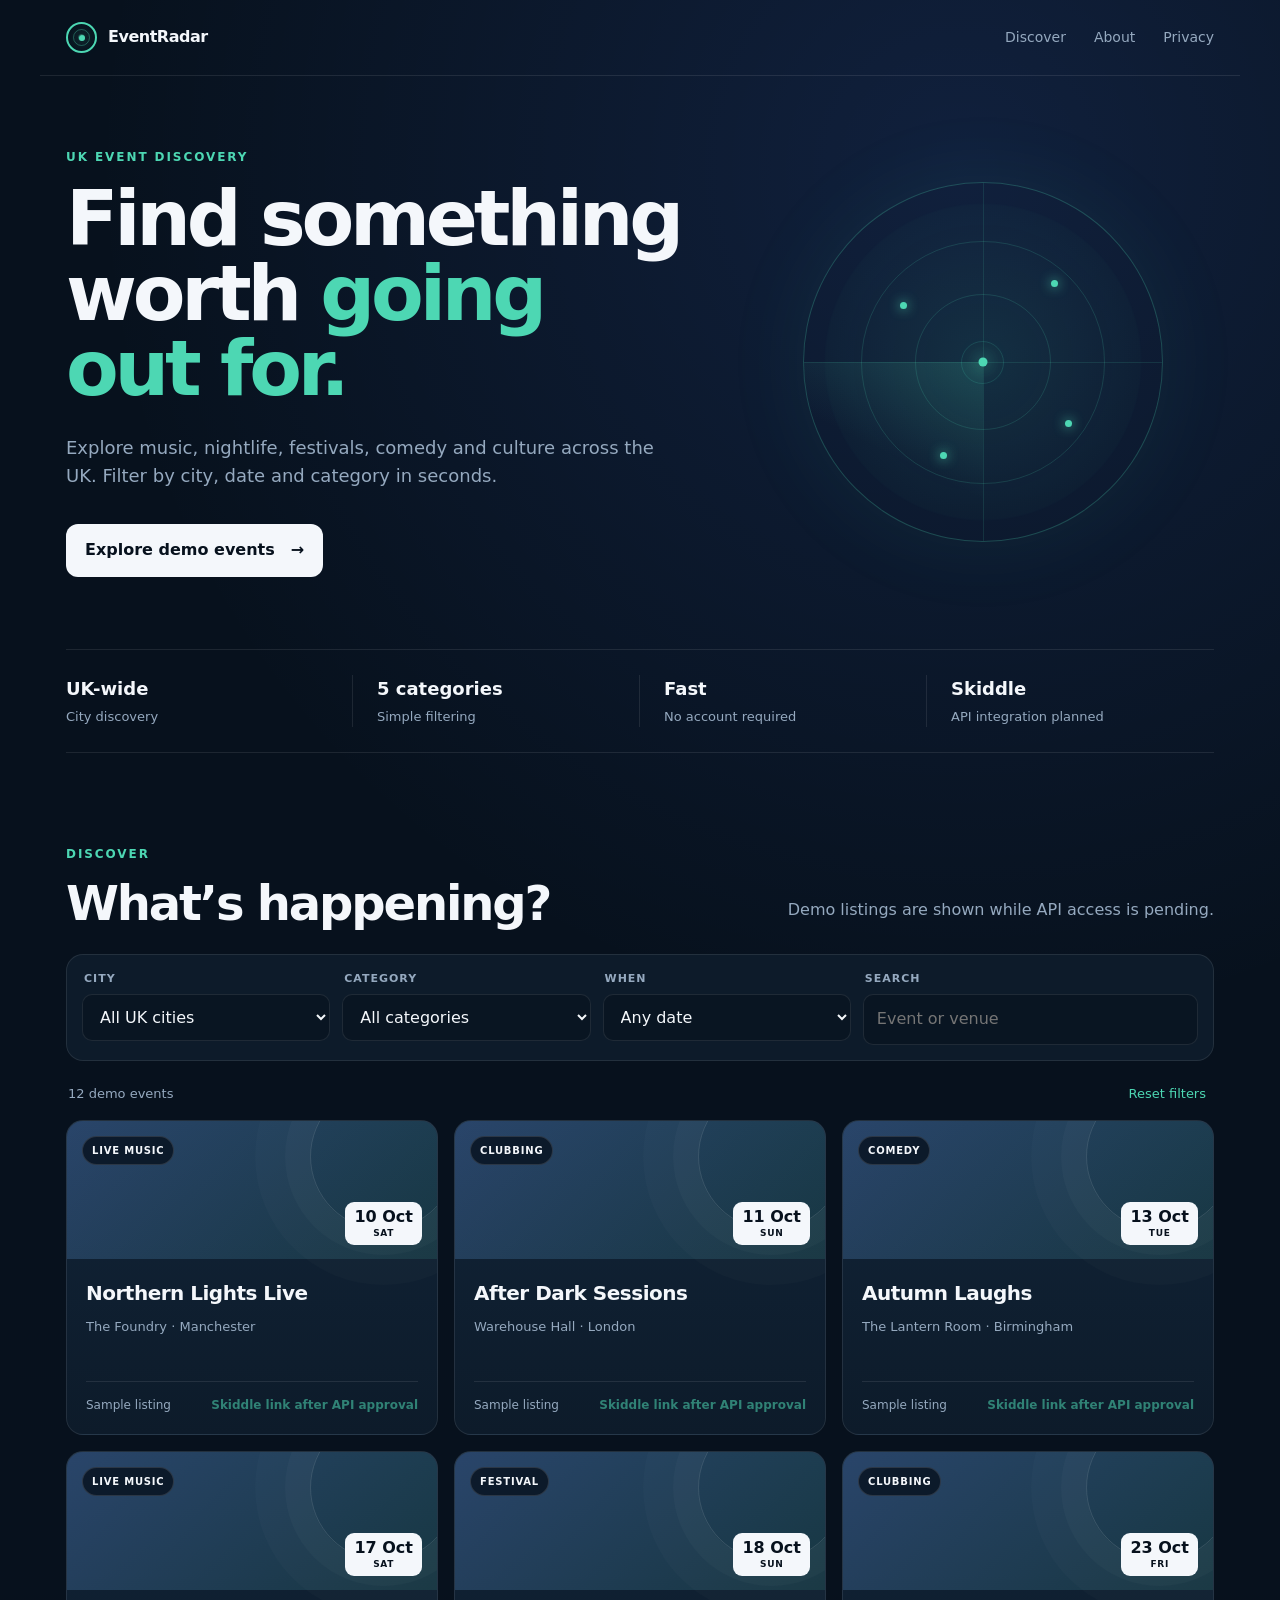
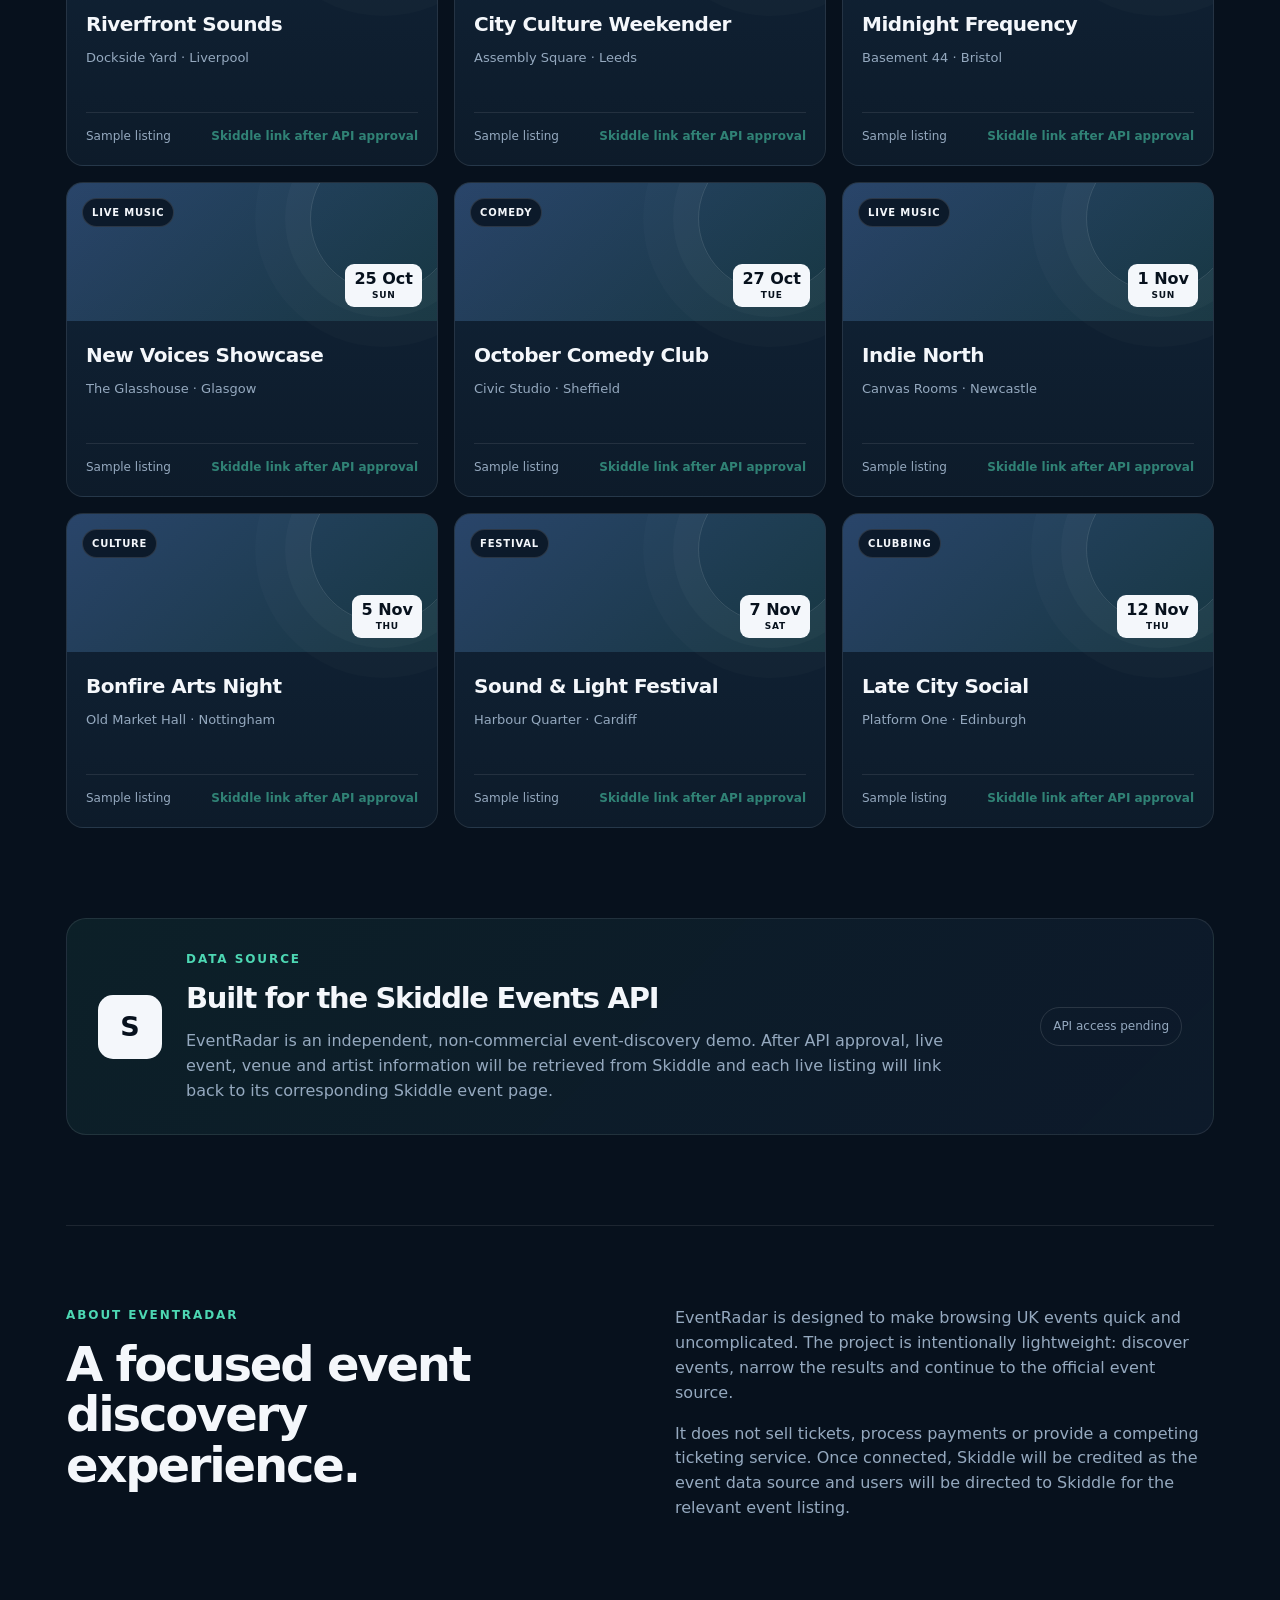
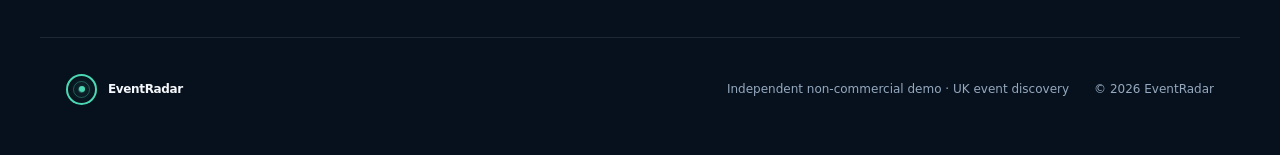
<file: index.html>
<!doctype html>
<html lang="en">
<head>
  <meta charset="utf-8" />
  <meta name="viewport" content="width=device-width, initial-scale=1" />
  <meta name="description" content="EventRadar is a lightweight UK event discovery demo for finding music, nightlife, festival, comedy and culture events by city, date and category." />
  <meta name="theme-color" content="#08111f" />
  <title>EventRadar — Discover events across the UK</title>
  <link rel="icon" href="favicon.svg" type="image/svg+xml" />
  <link rel="stylesheet" href="styles.css" />
</head>
<body>
  <header class="site-header">
    <a class="brand" href="#top" aria-label="EventRadar home">
      <span class="brand-mark" aria-hidden="true"><span></span></span>
      <span>EventRadar</span>
    </a>
    <nav aria-label="Primary navigation">
      <a href="#discover">Discover</a>
      <a href="#about">About</a>
      <a href="privacy.html">Privacy</a>
    </nav>
  </header>

  <main id="top">
    <section class="hero" aria-labelledby="hero-title">
      <div class="hero-copy">
        <p class="eyebrow">UK EVENT DISCOVERY</p>
        <h1 id="hero-title">Find something worth <span>going out for.</span></h1>
        <p class="hero-text">Explore music, nightlife, festivals, comedy and culture across the UK. Filter by city, date and category in seconds.</p>
        <a class="primary-button" href="#discover">Explore demo events <span aria-hidden="true">→</span></a>
      </div>
      <div class="radar-wrap" aria-hidden="true">
        <div class="radar">
          <div class="ring ring-1"></div>
          <div class="ring ring-2"></div>
          <div class="ring ring-3"></div>
          <div class="sweep"></div>
          <span class="blip b1"></span>
          <span class="blip b2"></span>
          <span class="blip b3"></span>
          <span class="blip b4"></span>
          <div class="radar-core"></div>
        </div>
      </div>
    </section>

    <section class="stats" aria-label="Project features">
      <div><strong>UK-wide</strong><span>City discovery</span></div>
      <div><strong>5 categories</strong><span>Simple filtering</span></div>
      <div><strong>Fast</strong><span>No account required</span></div>
      <div><strong>Skiddle</strong><span>API integration planned</span></div>
    </section>

    <section class="discover-section" id="discover" aria-labelledby="discover-title">
      <div class="section-heading">
        <div>
          <p class="eyebrow">DISCOVER</p>
          <h2 id="discover-title">What’s happening?</h2>
        </div>
        <p>Demo listings are shown while API access is pending.</p>
      </div>

      <form class="filter-panel" id="filters" autocomplete="off">
        <label>
          <span>City</span>
          <select id="cityFilter">
            <option value="all">All UK cities</option>
          </select>
        </label>
        <label>
          <span>Category</span>
          <select id="categoryFilter">
            <option value="all">All categories</option>
          </select>
        </label>
        <label>
          <span>When</span>
          <select id="dateFilter">
            <option value="all">Any date</option>
            <option value="7">Next 7 days</option>
            <option value="30">Next 30 days</option>
          </select>
        </label>
        <label class="search-field">
          <span>Search</span>
          <input id="searchFilter" type="search" placeholder="Event or venue" />
        </label>
      </form>

      <div class="results-bar">
        <span id="resultCount">0 demo events</span>
        <button class="text-button" id="resetFilters" type="button">Reset filters</button>
      </div>

      <div class="event-grid" id="eventGrid" aria-live="polite"></div>

      <div class="empty-state" id="emptyState" hidden>
        <h3>No demo events match those filters.</h3>
        <p>Try another city, category or date range.</p>
      </div>
    </section>

    <section class="source-card" aria-label="Data source">
      <div class="source-icon" aria-hidden="true">S</div>
      <div>
        <p class="eyebrow">DATA SOURCE</p>
        <h2>Built for the Skiddle Events API</h2>
        <p>EventRadar is an independent, non-commercial event-discovery demo. After API approval, live event, venue and artist information will be retrieved from Skiddle and each live listing will link back to its corresponding Skiddle event page.</p>
      </div>
      <span class="api-status">API access pending</span>
    </section>

    <section class="about-section" id="about">
      <div>
        <p class="eyebrow">ABOUT EVENTRADAR</p>
        <h2>A focused event discovery experience.</h2>
      </div>
      <div class="about-copy">
        <p>EventRadar is designed to make browsing UK events quick and uncomplicated. The project is intentionally lightweight: discover events, narrow the results and continue to the official event source.</p>
        <p>It does not sell tickets, process payments or provide a competing ticketing service. Once connected, Skiddle will be credited as the event data source and users will be directed to Skiddle for the relevant event listing.</p>
      </div>
    </section>
  </main>

  <footer>
    <div class="brand footer-brand">
      <span class="brand-mark" aria-hidden="true"><span></span></span>
      <span>EventRadar</span>
    </div>
    <p>Independent non-commercial demo · UK event discovery</p>
    <p>© <span id="year"></span> EventRadar</p>
  </footer>

  <script src="app.js"></script>
</body>
</html>
</file>
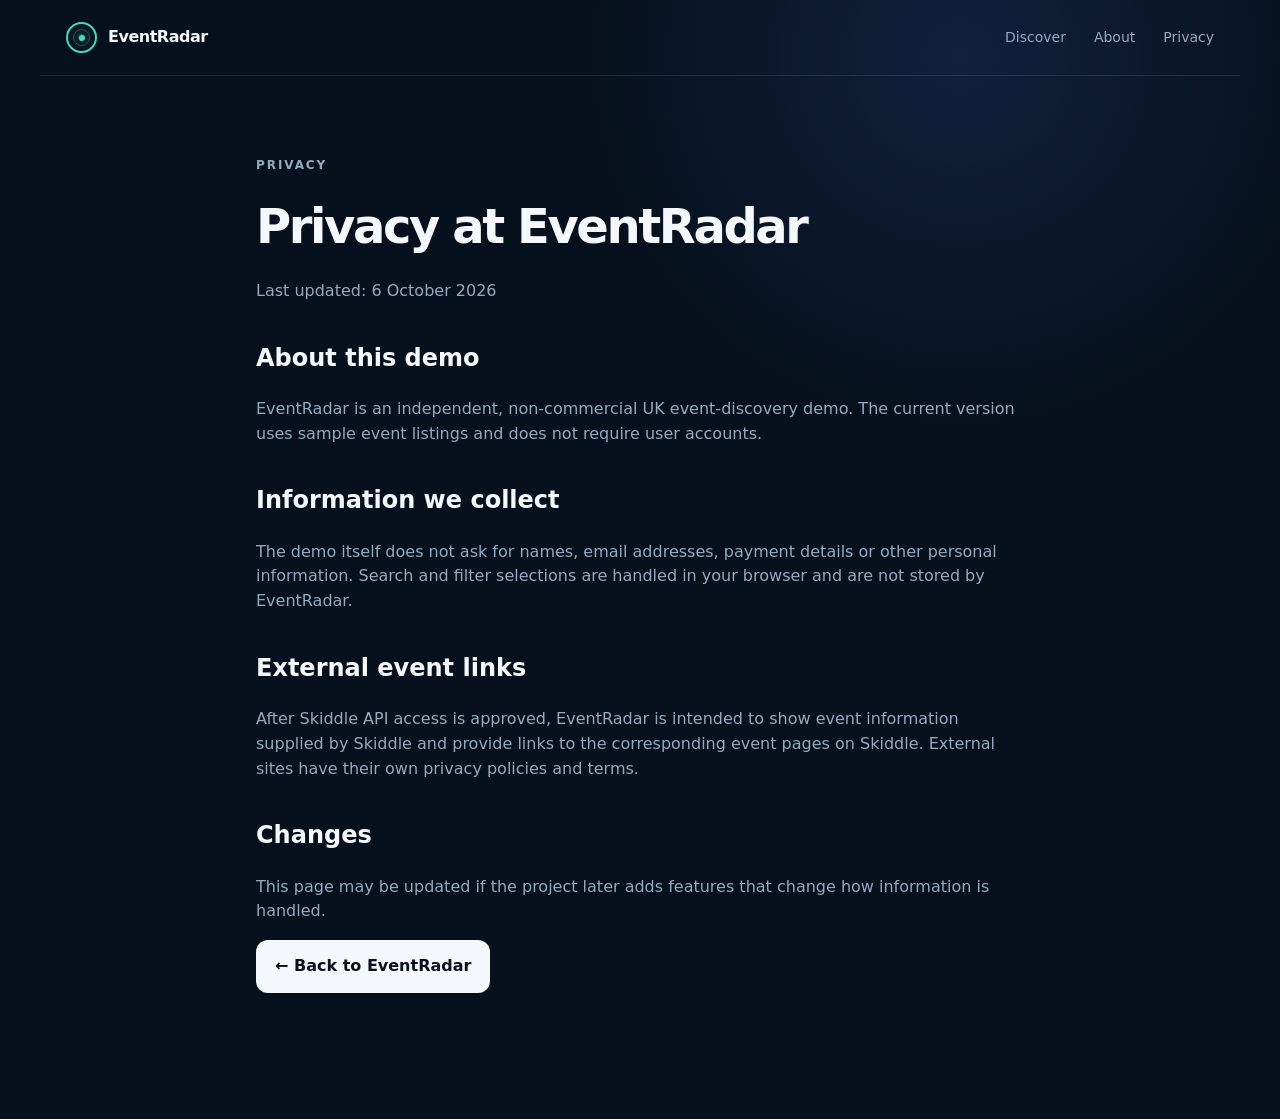
<file: privacy.html>
<!doctype html><html lang="en"><head><meta charset="utf-8"><meta name="viewport" content="width=device-width,initial-scale=1"><meta name="description" content="EventRadar privacy information."><title>Privacy — EventRadar</title><link rel="icon" href="favicon.svg" type="image/svg+xml"><link rel="stylesheet" href="styles.css"></head><body><header class="site-header"><a class="brand" href="index.html"><span class="brand-mark" aria-hidden="true"><span></span></span><span>EventRadar</span></a><nav><a href="index.html#discover">Discover</a><a href="index.html#about">About</a><a href="privacy.html">Privacy</a></nav></header><main class="legal"><p class="eyebrow">PRIVACY</p><h1>Privacy at EventRadar</h1><p>Last updated: 6 October 2026</p><h2>About this demo</h2><p>EventRadar is an independent, non-commercial UK event-discovery demo. The current version uses sample event listings and does not require user accounts.</p><h2>Information we collect</h2><p>The demo itself does not ask for names, email addresses, payment details or other personal information. Search and filter selections are handled in your browser and are not stored by EventRadar.</p><h2>External event links</h2><p>After Skiddle API access is approved, EventRadar is intended to show event information supplied by Skiddle and provide links to the corresponding event pages on Skiddle. External sites have their own privacy policies and terms.</p><h2>Changes</h2><p>This page may be updated if the project later adds features that change how information is handled.</p><p><a class="primary-button" href="index.html">← Back to EventRadar</a></p></main></body></html>
</file>
<file: styles.css>
:root{--bg:#07111d;--panel:#0d1b2a;--panel2:#112438;--text:#f4f7fb;--muted:#95a9bf;--line:rgba(255,255,255,.09);--accent:#4dd7b3;--accent2:#72a7ff;--shadow:0 24px 70px rgba(0,0,0,.26)}
*{box-sizing:border-box}html{scroll-behavior:smooth}body{margin:0;background:radial-gradient(circle at 75% 5%,rgba(74,125,255,.14),transparent 26%),var(--bg);color:var(--text);font-family:Inter,ui-sans-serif,system-ui,-apple-system,BlinkMacSystemFont,"Segoe UI",sans-serif;line-height:1.55}
a{color:inherit;text-decoration:none}button,input,select{font:inherit}.site-header{height:76px;max-width:1200px;margin:auto;padding:0 26px;display:flex;align-items:center;justify-content:space-between;border-bottom:1px solid var(--line)}
.brand{display:flex;align-items:center;gap:11px;font-weight:800;letter-spacing:-.03em}.brand-mark{width:31px;height:31px;border:2px solid var(--accent);border-radius:50%;display:grid;place-items:center;position:relative}.brand-mark:before,.brand-mark:after{content:"";position:absolute;border:1px solid rgba(77,215,179,.35);border-radius:50%}.brand-mark:before{inset:5px}.brand-mark:after{inset:10px}.brand-mark span{width:6px;height:6px;background:var(--accent);border-radius:50%;box-shadow:0 0 14px var(--accent)}
nav{display:flex;gap:28px;color:var(--muted);font-size:14px}nav a:hover{color:var(--text)}
main{max-width:1200px;margin:auto;padding:0 26px}.hero{min-height:570px;display:grid;grid-template-columns:1.15fr .85fr;align-items:center;gap:60px;padding:72px 0}.eyebrow{margin:0 0 14px;color:var(--accent);font-size:12px;font-weight:800;letter-spacing:.16em}.hero h1{font-size:clamp(48px,6vw,78px);line-height:.98;letter-spacing:-.055em;margin:0;max-width:760px}.hero h1 span{color:var(--accent)}.hero-text{max-width:620px;color:var(--muted);font-size:18px;margin:28px 0 34px}.primary-button{display:inline-flex;align-items:center;gap:16px;background:var(--text);color:#07111d;padding:14px 19px;border-radius:12px;font-weight:800}.primary-button:hover{transform:translateY(-1px)}
.radar-wrap{display:grid;place-items:center}.radar{width:min(360px,76vw);aspect-ratio:1;border-radius:50%;position:relative;overflow:hidden;background:radial-gradient(circle,rgba(77,215,179,.1),rgba(77,215,179,.025) 62%,transparent 63%);border:1px solid rgba(77,215,179,.26);box-shadow:0 0 90px rgba(77,215,179,.07)}.ring{position:absolute;border:1px solid rgba(77,215,179,.16);border-radius:50%;inset:16%}.ring-2{inset:31%}.ring-3{inset:44%}.radar:before,.radar:after{content:"";position:absolute;background:rgba(77,215,179,.13)}.radar:before{left:50%;top:0;bottom:0;width:1px}.radar:after{top:50%;left:0;right:0;height:1px}.sweep{position:absolute;inset:50% 50% 0 0;transform-origin:100% 0;background:linear-gradient(26deg,transparent 48%,rgba(77,215,179,.16));animation:sweep 5s linear infinite}.radar-core{position:absolute;left:50%;top:50%;width:9px;height:9px;background:var(--accent);border-radius:50%;transform:translate(-50%,-50%);box-shadow:0 0 18px var(--accent)}.blip{position:absolute;width:7px;height:7px;background:var(--accent);border-radius:50%;box-shadow:0 0 12px var(--accent)}.b1{left:27%;top:33%}.b2{left:69%;top:27%}.b3{left:73%;top:66%}.b4{left:38%;top:75%}@keyframes sweep{to{transform:rotate(360deg)}}
.stats{display:grid;grid-template-columns:repeat(4,1fr);border-top:1px solid var(--line);border-bottom:1px solid var(--line);padding:25px 0;margin-bottom:92px}.stats div{padding:0 24px;border-right:1px solid var(--line)}.stats div:first-child{padding-left:0}.stats div:last-child{border:0}.stats strong,.stats span{display:block}.stats strong{font-size:18px}.stats span{font-size:13px;color:var(--muted);margin-top:4px}
.discover-section{padding:0 0 90px}.section-heading{display:flex;align-items:end;justify-content:space-between;margin-bottom:26px}.section-heading h2,.source-card h2,.about-section h2{font-size:clamp(32px,4vw,48px);letter-spacing:-.045em;line-height:1.05;margin:0}.section-heading>p{color:var(--muted);margin:0 0 5px}.filter-panel{display:grid;grid-template-columns:1fr 1fr 1fr 1.35fr;gap:12px;background:var(--panel);border:1px solid var(--line);padding:15px;border-radius:17px}.filter-panel label span{display:block;color:var(--muted);font-size:11px;font-weight:700;text-transform:uppercase;letter-spacing:.09em;margin:0 0 7px 2px}.filter-panel select,.filter-panel input{width:100%;border:1px solid var(--line);border-radius:10px;background:#091522;color:var(--text);padding:12px 13px;outline:none}.filter-panel select:focus,.filter-panel input:focus{border-color:rgba(77,215,179,.55)}
.results-bar{display:flex;justify-content:space-between;align-items:center;margin:22px 2px 15px;color:var(--muted);font-size:13px}.text-button{border:0;background:none;color:var(--accent);cursor:pointer}.event-grid{display:grid;grid-template-columns:repeat(3,1fr);gap:16px}.event-card{background:linear-gradient(180deg,var(--panel2),var(--panel));border:1px solid var(--line);border-radius:17px;overflow:hidden;min-height:315px;display:flex;flex-direction:column;transition:.2s ease}.event-card:hover{transform:translateY(-3px);border-color:rgba(255,255,255,.17);box-shadow:var(--shadow)}.event-art{height:138px;position:relative;background:linear-gradient(135deg,rgba(114,167,255,.25),rgba(77,215,179,.12))}.event-art:before{content:"";position:absolute;width:145px;height:145px;border-radius:50%;border:1px solid rgba(255,255,255,.12);right:-20px;top:-38px;box-shadow:0 0 0 25px rgba(255,255,255,.025),0 0 0 55px rgba(255,255,255,.015)}.category-pill{position:absolute;left:15px;top:15px;padding:6px 9px;background:rgba(7,17,29,.8);border:1px solid rgba(255,255,255,.13);border-radius:999px;font-size:10px;font-weight:800;letter-spacing:.08em;text-transform:uppercase}.date-chip{position:absolute;right:15px;bottom:14px;background:var(--text);color:#07111d;border-radius:9px;padding:7px 9px;text-align:center;font-weight:900;line-height:1}.date-chip small{display:block;font-size:9px;letter-spacing:.08em;margin-top:4px}.event-body{padding:19px;display:flex;flex-direction:column;flex:1}.event-body h3{font-size:20px;letter-spacing:-.025em;margin:0 0 8px}.event-meta{color:var(--muted);font-size:13px;margin:0 0 18px}.event-bottom{display:flex;justify-content:space-between;align-items:center;margin-top:auto;border-top:1px solid var(--line);padding-top:14px;font-size:12px}.demo-label{color:var(--muted)}.source-link{color:var(--accent);font-weight:700}.source-link[aria-disabled="true"]{opacity:.55;pointer-events:none}.empty-state{text-align:center;padding:60px 20px;border:1px dashed var(--line);border-radius:16px;color:var(--muted)}.empty-state h3{color:var(--text)}
.source-card{display:grid;grid-template-columns:auto 1fr auto;gap:24px;align-items:center;background:linear-gradient(135deg,rgba(77,215,179,.08),rgba(114,167,255,.06));border:1px solid var(--line);border-radius:20px;padding:31px;margin-bottom:90px}.source-icon{width:64px;height:64px;border-radius:15px;background:var(--text);color:#07111d;display:grid;place-items:center;font-size:27px;font-weight:900}.source-card h2{font-size:29px}.source-card p:last-child{color:var(--muted);max-width:760px;margin-bottom:0}.api-status{white-space:nowrap;padding:9px 12px;border:1px solid rgba(255,255,255,.12);border-radius:999px;color:var(--muted);font-size:12px}
.about-section{display:grid;grid-template-columns:1fr 1fr;gap:70px;border-top:1px solid var(--line);padding:80px 0 100px}.about-copy{color:var(--muted);font-size:16px}.about-copy p:first-child{margin-top:0}footer{max-width:1200px;margin:auto;border-top:1px solid var(--line);padding:30px 26px 45px;display:grid;grid-template-columns:1fr auto auto;gap:25px;align-items:center;color:var(--muted);font-size:12px}.footer-brand{color:var(--text)}
.legal{max-width:820px;margin:0 auto;padding:80px 26px 110px}.legal h1{font-size:48px;letter-spacing:-.05em;margin:0 0 12px}.legal h2{margin-top:36px}.legal p,.legal li{color:var(--muted)}
@media(max-width:850px){.hero{grid-template-columns:1fr;padding:70px 0}.radar-wrap{display:none}.stats{grid-template-columns:1fr 1fr;row-gap:22px}.stats div:nth-child(2){border-right:0}.filter-panel{grid-template-columns:1fr 1fr}.event-grid{grid-template-columns:1fr 1fr}.source-card{grid-template-columns:auto 1fr}.api-status{grid-column:2}.about-section{grid-template-columns:1fr;gap:25px}footer{grid-template-columns:1fr}}
@media(max-width:560px){.site-header{height:66px;padding:0 18px}nav{gap:15px;font-size:12px}nav a:nth-child(2){display:none}main{padding:0 18px}.hero{min-height:auto;padding:74px 0}.hero h1{font-size:49px}.stats{margin-bottom:70px}.stats div{padding:0 12px}.stats div:first-child{padding-left:0}.section-heading{display:block}.section-heading>p{margin-top:13px}.filter-panel{grid-template-columns:1fr}.event-grid{grid-template-columns:1fr}.source-card{grid-template-columns:1fr}.source-icon{width:48px;height:48px}.api-status{grid-column:1;justify-self:start}.about-section{padding:65px 0 80px}footer{padding-inline:18px}}
</file>
